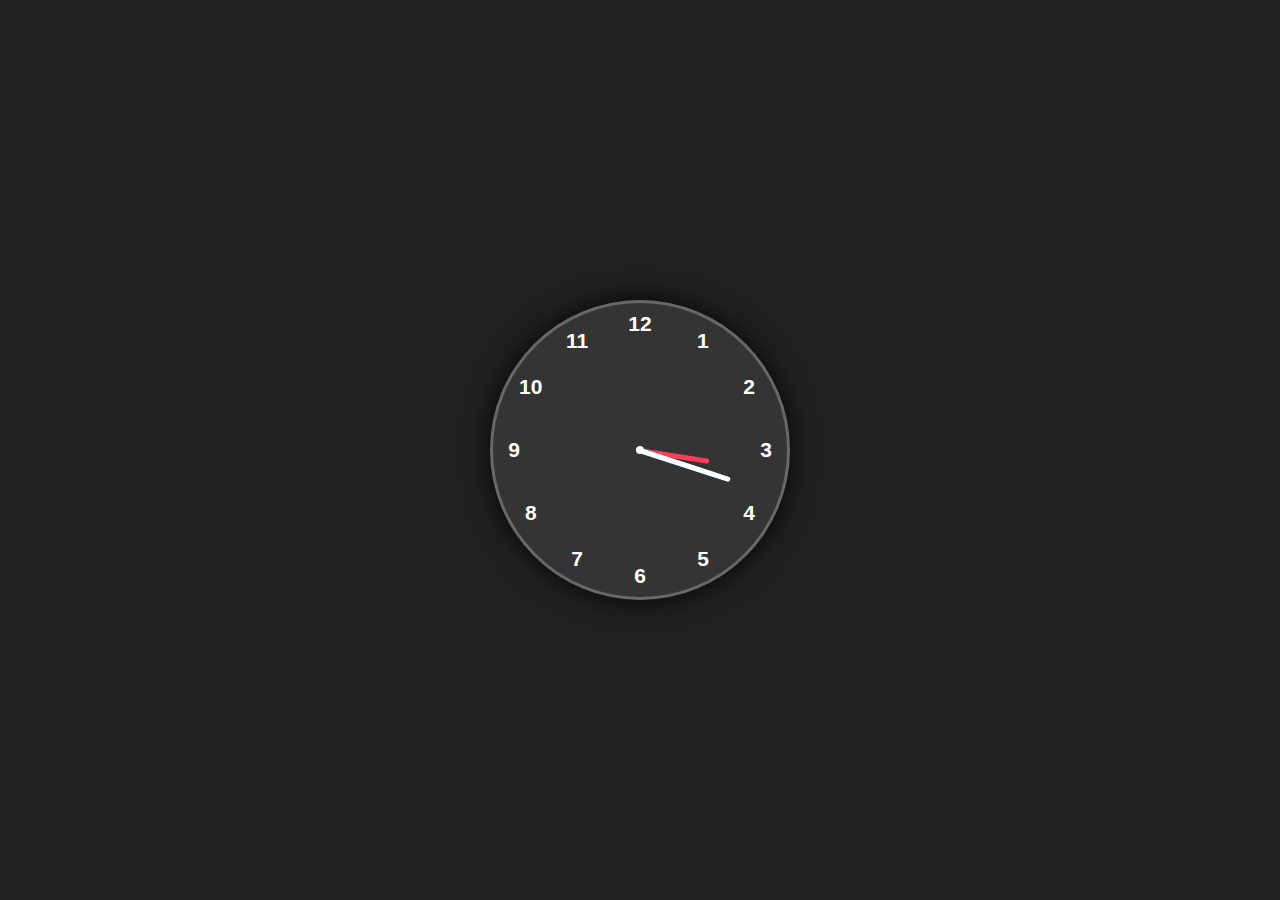
<file: analog clock/index.html>
<!DOCTYPE html>
<html lang="en">
<head>
    <meta charset="UTF-8">
    <meta name="viewport" content="width=device-width, initial-scale=1.0">
    <link rel="stylesheet" href="style.css">
    <title>Analog Clock</title>
</head>
<body>
    <div class="container">
        <div class="clock">

            

            <div style="--clr:#ff3d58; --h:70px;" class="hand" id="hour"><i></i></div>
            <div  style="--clr:#00a6ff; --h:82px;" class="hand" id="min"><i></i></div>
            <div  style="--clr:#fff; --h:95px;" class="hand" id="sec"><i></i></div>

            <span style="--i : 1"><b>1</b></span>
            <span style="--i : 2"><b>2</b></span>
            <span style="--i : 3"><b>3</b></span>
            <span style="--i : 4"><b>4</b></span>
            <span style="--i : 5"><b>5</b></span>
            <span style="--i : 6"><b>6</b></span>
            <span style="--i : 7"><b>7</b></span>
            <span style="--i : 8"><b>8</b></span>
            <span style="--i : 9"><b>9</b></span>
            <span style="--i : 10"><b>10</b></span>
            <span style="--i : 11"><b>11</b></span>
            <span style="--i : 12"><b>12<b></span>
        </div>
    </div>
    <script src="script.js"></script>
</body>
</html>
</file>
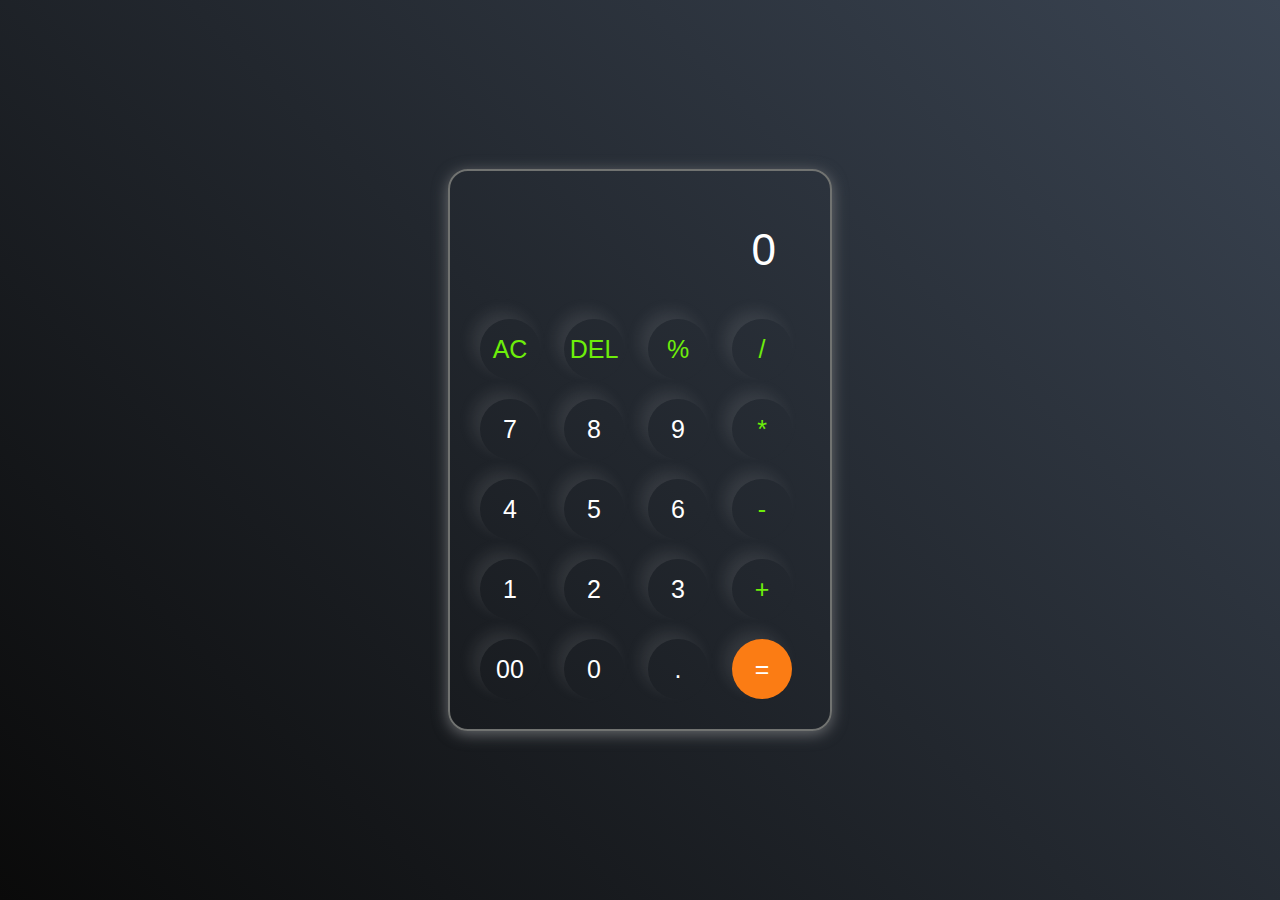
<file: calculator/index.html>
<!DOCTYPE html>
<html lang="en">

<head>
    <meta charset="UTF-8">
    <meta name="viewport" content="width=device-width, initial-scale=1.0">
    <link rel="stylesheet" href="style.css">
    <title>Calculator</title>
</head>

<body>
    <div class="calculator">
        <input type="text" placeholder="0" id="inputbox">
        <div>
            <button class="operator">AC</button>
            <button class="operator">DEL</button>
            <button class="operator">%</button>
            <button class="operator">/</button>
        </div>
        <div>
            <button>7</button>
            <button>8</button>
            <button>9</button>
            <button class="operator">*</button>
        </div>
    
        <div>
            <button>4</button>
            <button>5</button>
            <button>6</button>
            <button class="operator">-</button>
        </div>
        <div>
            <button>1</button>
            <button>2</button>
            <button>3</button>
            <button class="operator">+</button>
        </div>
        <div>
            <button class="">00</button>
            <button class="">0</button>
            <button class="">.</button>
            <button class="equalbtn">=</button>
        </div>
    </div>


    <script src="script.js"></script>
  
</body>

</html>
</file>
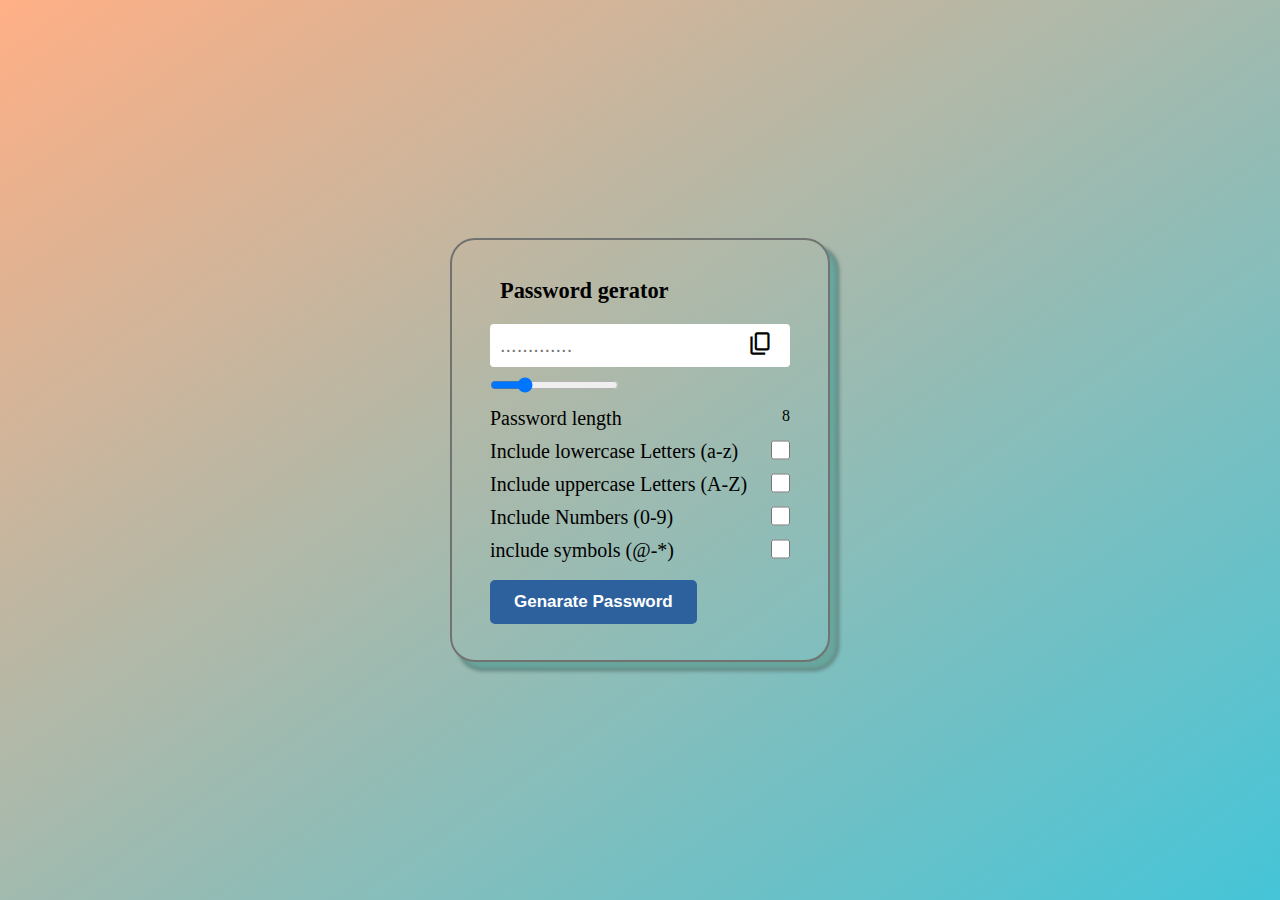
<file: password gerator/index.html>
<!DOCTYPE html>
<html lang="en">

<head>
    <meta charset="UTF-8">
    <meta name="viewport" content="width=device-width, initial-scale=1.0">
    <title>Password Generator</title>
    <link rel="stylesheet" href="style.css">
    <link href="https://fonts.googleapis.com/css2?family=Material+Symbols+Outlined" rel="stylesheet" />
</head>

<body>
    <div class="container">
        <h1>Password gerator</h1>
        <div class="inputbox"><input type="text" placeholder="............." class="passbox" id="passbox" disabled>
            <span class="material-symbols-outlined" id="copyicon">
                content_copy
                </span> 
        </div> 


        <input type="range" min="1" max="30" value="8" id="inputslider">

            <div class="row">
                <p>Password length</p> <span id="slidervalue"></span>

            </div>
      

        <div class="row">
            <label for="lowercase">Include lowercase Letters (a-z)</label>
            <input type="checkbox" name="lowercase" id="lowercase">

        </div>  

        <div class="row">
            <label for="uppercase">Include uppercase Letters (A-Z)</label>
            <input type="checkbox" name="uppercase" id="uppercase">

        </div> 

        <div class="row">
            <label for="numbers">Include Numbers (0-9)</label>
            <input type="checkbox" name="numbers" id="numbers">

        </div> 
        <div class="row">
            <label for="symbols">include symbols (@-*)</label>
            <input type="checkbox" name="symbols" id="symbols">

        </div> 

        <button type="button" class="genbtn" id="genbtn">Genarate Password</button>
    </div>
    <script src=" script.js"></script>
</body>

</html>
</file>
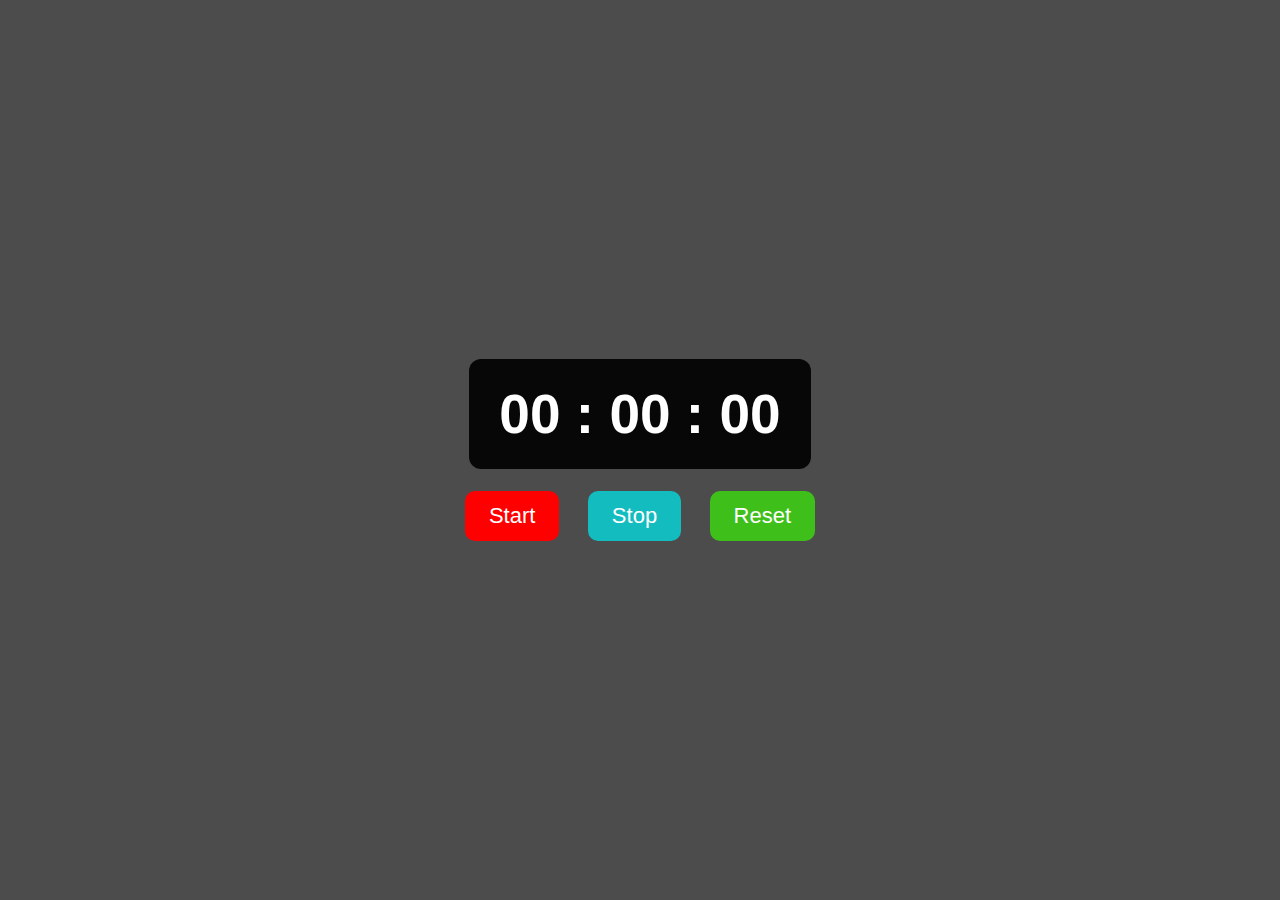
<file: stopwatch/index.html>
<!DOCTYPE html>
<html lang="en">
<head>
    <meta charset="UTF-8">
    <meta name="viewport" content="width=device-width, initial-scale=1.0">
    <link rel="stylesheet" href="style.css">
    <title>Stop Watch</title>
</head>
<body>
    <div class="stopwatch">
        <div class="timedisplay">00 : 00 : 00</div>

    </div>

    <div class="buttons">
        <button id="start" class="btn" style="--clr:red;">Start</button>
        <button id="stop" class="btn" style="--clr:rgb(18, 188, 191);">Stop</button>
        <button id="reset" class="btn" style="--clr:rgb(62, 191, 26);">Reset</button>
    </div>
    <script src="script.js"></script>
</body>
</html>
</file>
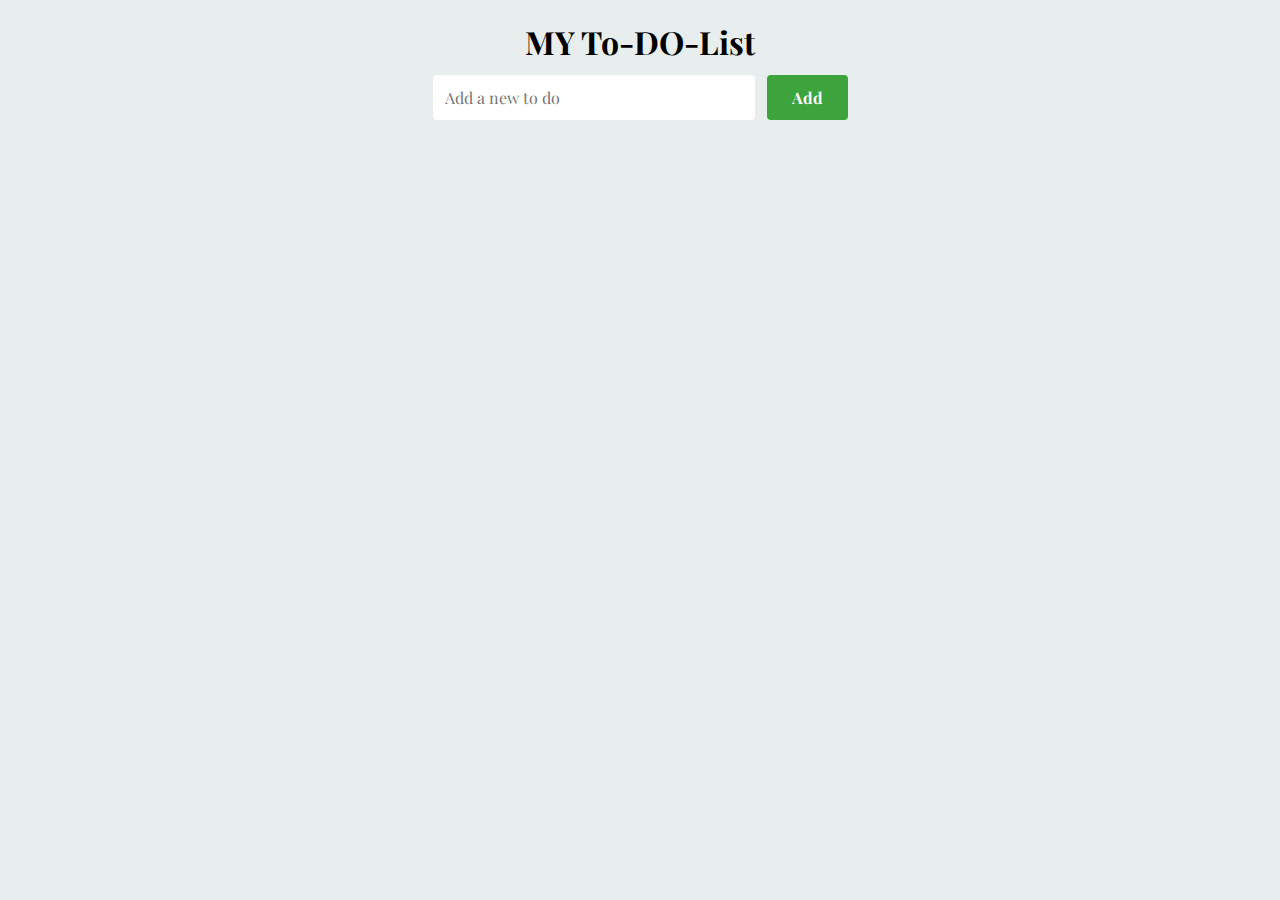
<file: To-Do-List/index.html>
<!DOCTYPE html>
<html lang="en">
<head>
    <meta charset="UTF-8">
    <meta name="viewport" content="width=device-width, initial-scale=1.0">
    <link rel="stylesheet" href="style.css">

    <title>To-Do-List</title>
</head>
<body>
    <div class="container" >
        <div class="input-container">
            <h1>MY To-DO-List</h1>
            <input type="text" placeholder="Add a new to do " id="inputbox">
            <input type="button" value="Add" id="addbtn">
        </div>
        <ul class="todolist" id="todoList">
            <!-- <li>Task1</li>
            <li>Task2</li>
            <li>Task3</li> -->
        </ul>
    </div>
    <script src="script.js"></script>
</body>
</html>
</file>
<file: analog clock/style.css>
*{
    margin: 0;
    padding: 0;
    box-sizing: border-box;
    font-family: sans-serif;
    color: white;
}

body{
    display: flex;
    justify-content: center;
    align-items: center;
    height: 100vh;
    background-color: #212121;

   }


.container{
    position: relative;
} 

.clock{
    width: 300px;
    height: 300px;
    border-radius: 50%;
    background-color: rgba(225,225,225,0.1);
    border: 3px solid  rgba(225,225,225,0.30);
    box-shadow: 0px 0px 30px rgba(0,0,0,0.9);
    display: flex;
    justify-content: center;
    align-items: center;
}

.clock span{
    position: absolute;
    transform: rotate(calc(30deg * var(--i)));
    inset: 12px;
    text-align: center;

}

.clock span b{
    transform: rotate(calc(-30deg * var(--i)));
    display: inline-block;
    font-size: 21px;
}

.clock::before{
    content: '';
    position: absolute;
    width: 8px;
    height: 8px;
    border-radius: 50%;
    background-color: #ffff;
    z-index: 2;
}

.hand{
    position: absolute;
    display: flex;
    justify-content: center;
    align-items: flex-end;
}

.hand i{
    position: absolute;
    background-color:var(--clr);
    width: 5px;
    height: var(--h);
    border-radius: 8px;

}
</file>
<file: calculator/style.css>
@import url('https://fonts.googleapis.com/css2?family=Playfair+Display:ital,wght@0,400..900;1,400..900&display=swap');


* {
    margin: 0;
    padding: 0;
    box-sizing: border-box;
}

body {
    width: 100%;
    height: 100vh;
    display: flex;
    justify-content: center;
    align-items: center;
    background: linear-gradient(45deg, #0a0a0a, #3a4452);

}

.calculator {
    border: 2px solid #717371;
    padding: 20px;
    border-radius: 20px;
    background: transparent;
    box-shadow: 0px 3px 15px rgba(113, 115, 119, 0.9);
}

input {
    width: 320px;
    border: none;
    padding: 24px;
    margin: 10px;
    background: transparent;
    box-shadow: 0px, 3px 15px rgba(113, 115, 119, 0.9);
    font-size: 44px;
    text-align: right;
    cursor: pointer;
    color: white;
}

input::placeholder {
    color: #ffffff;
}

button{
    width: 60px;
    height: 60px;
    border: none;
    margin: 10px;
    border-radius: 50%;
    background:transparent;
    color: #ffffff;
    font-size: 25px;
    box-shadow: -8px -8px 15px rgba(225 225, 225, 0.1);
    cursor: pointer;
} 

.equalbtn{
    background-color: #fb7c14;
}

.operator{
    color:#6dee0a;
}
</file>
<file: password gerator/style.css>
@import url('https://fonts.googleapis.com/css2?family=Playfair+Display:ital,wght@0,400..900;1,400..900&display=swap');


* {
    margin: 0;
    padding: 0;
    box-sizing: border-box;
}

body {
    width: 100vw;
    height: 100vh;
    display: flex;
    justify-content: center;
    align-items: center;
    background: linear-gradient(to right bottom ,
    #ffaf85,
    
    #45c5d8);

}

.container {
    border: 2px solid #717371;
    padding: 28px 38px;
    border-radius: 25px;
    background: transparent;
    box-shadow: 8px 8px 4px #68a59c ,8px 8px 4px #575757;
    flex-direction: column;
}

.container h1{
    font-size: 1.4rem;
   margin: 10px;


}
.inputbox{
    position: relative;;
}

.inputbox span{
    position: absolute;
    top: 16px;
    right: 16px;
    font-size: 27px;
    cursor: pointer;
}

.passbox{
    background-color: #ffffff;
    border: none;
    outline: none;
    padding: 10px;
    width: 300px;
    border-radius: 4px;
    font-size: 20px;
    margin-block: 10px;
}

.row{
    display: flex;
    margin-block: 10px;
}


.row p, .row label{
    flex-basis: 100%;
    font-size: 20px;
}

.row input[type="checkbox"]{
    width: 20px;
    height:20px;
}

.genbtn{
    border: none;
    outline: none;
    background-color: #2c619e;
    padding: 12px 24px;
    color: #ffffff;
    font-size: 17px;
    margin-block: 8px;
    font-weight: 700;
    cursor: pointer;
    border-radius: 5px;

}

.genbtn:hover{
    background-color: rgb(98, 139, 163);
}
</file>
<file: stopwatch/style.css>
*{
    margin: 0;
    padding: 0;
    box-sizing: border-box;
    font-family: Verdana, Geneva, Tahoma, sans-serif;
}

Body{
    background-color: rgba(0,0,0,0.7);
    color: #ffffff;
    display: flex;
  
    justify-content: center;
    align-items: center;
    min-height: 100vh;
    flex-direction: column;
}

.stopwatch{
    background-color:rgba(0,0,0,0.9);
    padding: 23px 30px;
    border-radius: 12px;

}
.timedisplay{
    font-size: 55px;
    font-weight: 700;
}

.buttons{
    margin-top: 22px;
}
.btn{
    font-size: 22px;
    background: none;
    border: none;
    color: #ffffff;
    background-color:var(--clr);
    padding: 12px 24px;
    border-radius: 10px;
    margin-inline: 12px;
    cursor: pointer;
}
</file>
<file: To-Do-List/style.css>
@import url('https://fonts.googleapis.com/css2?family=Playfair+Display:ital,wght@0,400..900;1,400..900&family=Poppins:ital,wght@0,100;0,200;0,300;0,400;0,500;0,600;0,700;0,800;0,900;1,100;1,200;1,300;1,400;1,500;1,600;1,700;1,800;1,900&display=swap');

*{
    margin: 0;
    padding: 0;
    box-sizing: border-box;
   

    font-family: "Playfair Display", serif;
   
  
}

body{
    background-color: rgb(232, 238,238);
}

.container{
    display: flex;
    flex-direction: column;
    justify-content: center;
    align-items: center;
    
}

.input-container{
    width: 100%;
    max-width: 500px;
    text-align: center;
    padding: 20px;

}

.input-container input{
    border: none;
    outline: none;
    padding: 12px;
    margin-block: 12px;
    border-radius: 4px;
    font-size: 16px;
}

.input-container input[type="text"]
{
    width: 70%;

}

.input-container input[type="button"]
{
 background-color: #3da33d;
 color: #fff;
 font-weight: 700;
 margin-left: 8px;
 cursor: pointer;
 padding: 12px 25px;
    
}

.input-container input[type="button"]:hover{

  background-color: #60b160;
    
}
ul{
    width: 100%;
    max-width: 450px;
    /* display: flex;
    justify-content: center;
    align-items: center;
    flex-direction: column; */
}
ul li{
    list-style-type: none;
    cursor: pointer;
    border: 0.125px solid #a19f9f;
    border-radius: 8px;
    margin-block-end: 12px;
    padding: 6px 12px;
    background-color: #fff;
    display: flex;
    align-items: center;
    justify-content: space-between;
    transition: background-color 0.5s;
}

ul li p{
    flex-grow: 1;
    padding: 2px;
}

ul li:hover{
    background-color: #cbcaca;
}
.btn{
    border: none;
    outline: none;
    font-size: 16px;
    background: none;
    cursor:pointer;
    font-weight: 600;
    padding: 8px;
}

.deleteBtn{
    color: black;
    
}

.editBtn{
    color: red;
}
</file>
